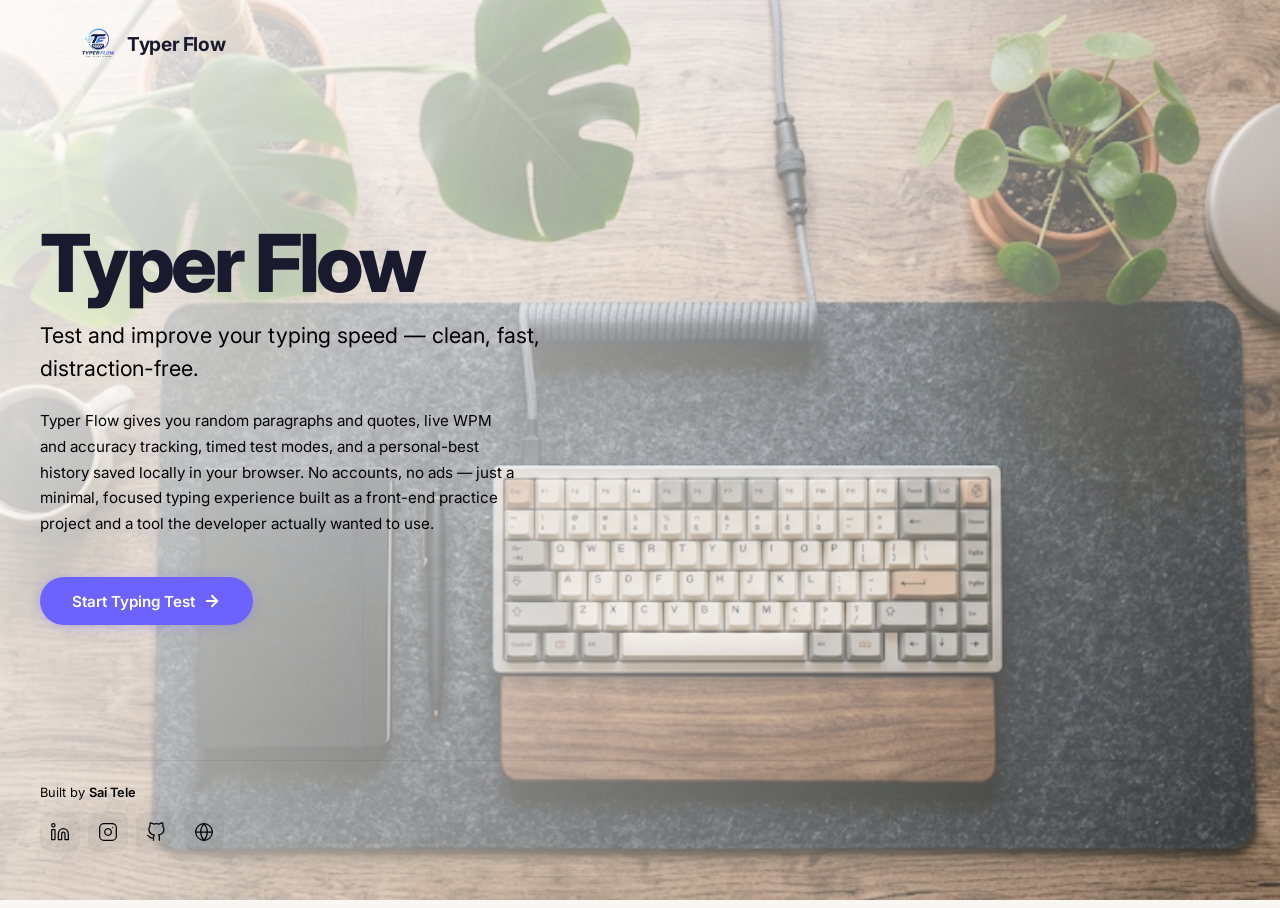
<file: index.html>
<!--
  Landing Page for TypeFlow
  ─────────────────────────
  TODO: To make this the site's homepage, rename this file to index.html
  and rename the current index.html to test.html. Update any internal
  links accordingly.
-->
<!DOCTYPE html>
<html lang="en">
<head>
  <!-- Google tag (gtag.js) -->
<script async src="https://www.googletagmanager.com/gtag/js?id=G-G1JTHXNPPL"></script>
<script>
  window.dataLayer = window.dataLayer || [];
  function gtag(){dataLayer.push(arguments);}
  gtag('js', new Date());

  gtag('config', 'G-G1JTHXNPPL');
</script>
  <meta charset="UTF-8">
  <meta name="viewport" content="width=device-width, initial-scale=1.0">
  <title>Typer Flow — Typing Speed Test</title>
  <link rel="preconnect" href="https://fonts.googleapis.com">
  <link rel="preconnect" href="https://fonts.gstatic.com" crossorigin>
  <link href="https://fonts.googleapis.com/css2?family=Inter:wght@300;400;500;600;700;800&display=swap" rel="stylesheet">
  <link rel="stylesheet" href="style.css">
  <link rel="stylesheet" href="landing.css">
</head>
<body>
  <header class="landing-header">
    <a href="index.html" class="logo" aria-label="Typer Flow Home">
      <svg class="logo-icon" width="28" height="28" viewBox="0 0 28 28" fill="none">
       <img src="logo.png" width="40" height="40" alt="Logo">
      </svg>
      <span class="logo-text">Typer Flow</span>
    </a>
  </header>

  <main class="landing-main">
    <section class="hero">
      <div class="hero-content">
        <h1 class="hero-heading animate-fade-up">Typer Flow</h1>
        <p class="hero-tagline animate-fade-up animate-delay-1">
          Test and improve your typing speed — clean, fast, distraction-free.
        </p>
        <p class="hero-description animate-fade-up animate-delay-2">
          Typer Flow gives you random paragraphs and quotes, live WPM and accuracy tracking, timed test modes, and a personal-best history saved locally in your browser. No accounts, no ads — just a minimal, focused typing experience built as a front-end practice project and a tool the developer actually wanted to use.
        </p>
        <a href="main.html" class="cta-button animate-fade-up animate-delay-3">
          Start Typing Test
          <svg width="18" height="18" viewBox="0 0 24 24" fill="none" stroke="currentColor" stroke-width="2.5" stroke-linecap="round" stroke-linejoin="round">
            <line x1="5" y1="12" x2="19" y2="12"/>
            <polyline points="12 5 19 12 12 19"/>
          </svg>
        </a>
      </div>
    </section>

    <footer class="landing-footer animate-fade-up animate-delay-4">
      <p class="footer-credit">Built by <strong>Sai Tele</strong></p>
      <div class="social-links">
        <!-- TODO: replace with your LinkedIn URL -->
        <a href="https://www.linkedin.com/in/sai-tele" class="social-link social-linkedin" target="_blank" rel="noopener noreferrer" aria-label="LinkedIn">
          <svg width="20" height="20" viewBox="0 0 24 24" fill="none" stroke="currentColor" stroke-width="1.5" stroke-linecap="round" stroke-linejoin="round">
            <path d="M16 8a6 6 0 0 1 6 6v7h-4v-7a2 2 0 0 0-2-2 2 2 0 0 0-2 2v7h-4v-7a6 6 0 0 1 6-6z"/>
            <rect x="2" y="9" width="4" height="12"/>
            <circle cx="4" cy="4" r="2"/>
          </svg>
          <span class="social-tooltip">LinkedIn</span>
        </a>
        <!-- TODO: replace with your Instagram URL -->
        <a href="https://www.instagram.com/sai.tele15/" class="social-link social-instagram" target="_blank" rel="noopener noreferrer" aria-label="Instagram">
          <svg width="20" height="20" viewBox="0 0 24 24" fill="none" stroke="currentColor" stroke-width="1.5" stroke-linecap="round" stroke-linejoin="round">
            <rect x="2" y="2" width="20" height="20" rx="5" ry="5"/>
            <path d="M16 11.37A4 4 0 1 1 12.63 8 4 4 0 0 1 16 11.37z"/>
            <line x1="17.5" y1="6.5" x2="17.51" y2="6.5"/>
          </svg>
          <span class="social-tooltip">Instagram</span>
        </a>
        <!-- TODO: replace with your GitHub URL -->
        <a href="https://github.com/saitele325" class="social-link social-github" target="_blank" rel="noopener noreferrer" aria-label="GitHub">
          <svg width="20" height="20" viewBox="0 0 24 24" fill="none" stroke="currentColor" stroke-width="1.5" stroke-linecap="round" stroke-linejoin="round">
            <path d="M9 19c-5 1.5-5-2.5-7-3m14 6v-3.87a3.37 3.37 0 0 0-.94-2.61c3.14-.35 6.44-1.54 6.44-7A5.44 5.44 0 0 0 20 4.77 5.07 5.07 0 0 0 19.91 1S18.73.65 16 2.48a13.38 13.38 0 0 0-7 0C6.27.65 5.09 1 5.09 1A5.07 5.07 0 0 0 5 4.77a5.44 5.44 0 0 0-1.5 3.78c0 5.42 3.3 6.61 6.44 7A3.37 3.37 0 0 0 9 18.13V22"/>
          </svg>
          <span class="social-tooltip">GitHub</span>
        </a>
        <!-- TODO: replace with your Portfolio URL -->
        <a href="https://saitele325.github.io/portfolio" class="social-link social-portfolio" target="_blank" rel="noopener noreferrer" aria-label="Portfolio">
          <svg width="20" height="20" viewBox="0 0 24 24" fill="none" stroke="currentColor" stroke-width="1.5" stroke-linecap="round" stroke-linejoin="round">
            <circle cx="12" cy="12" r="10"/>
            <line x1="2" y1="12" x2="22" y2="12"/>
            <path d="M12 2a15.3 15.3 0 0 1 4 10 15.3 15.3 0 0 1-4 10 15.3 15.3 0 0 1-4-10 15.3 15.3 0 0 1 4-10z"/>
          </svg>
          <span class="social-tooltip">Portfolio</span>
        </a>
      </div>
    </footer>
  </main>
</body>
</html>
</file>
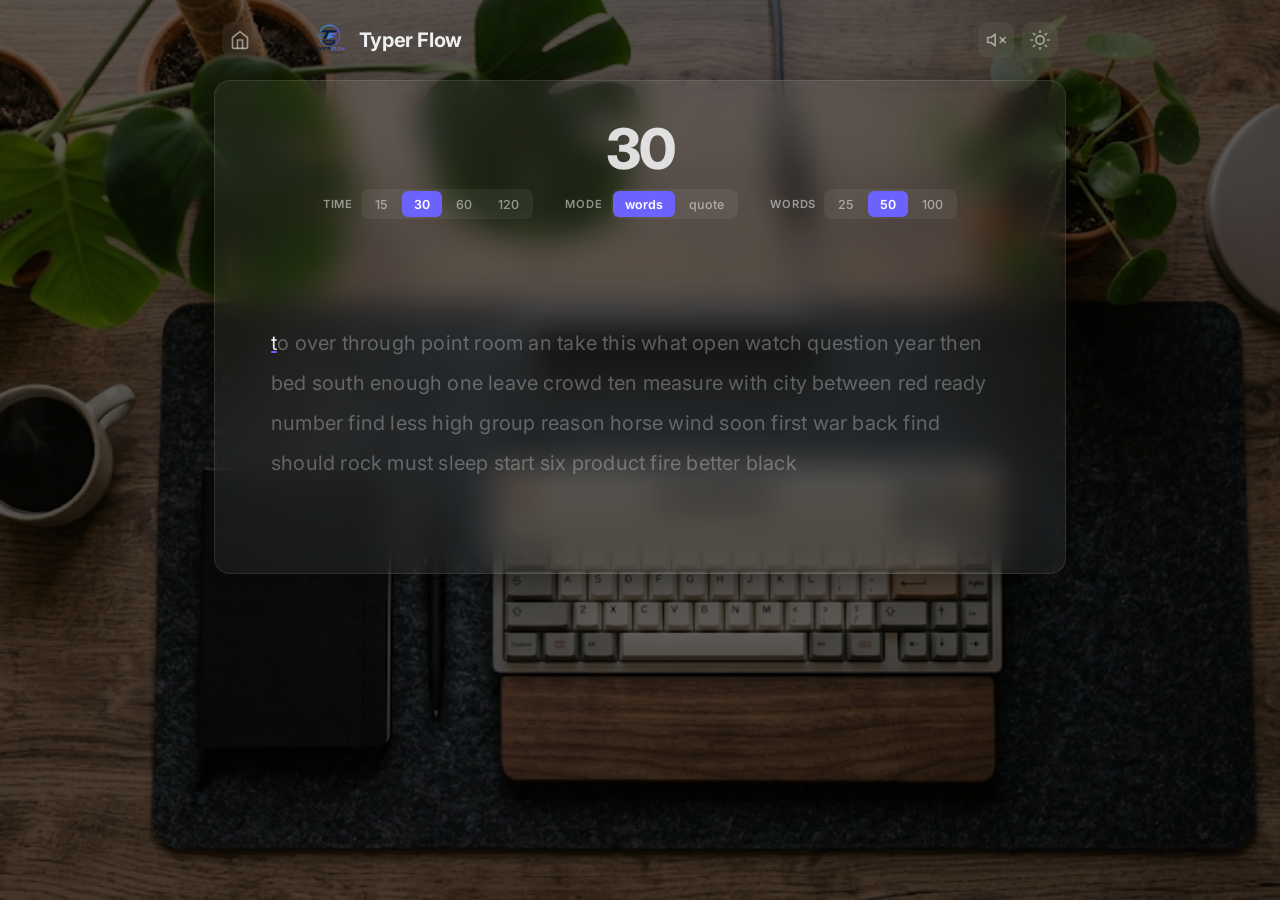
<file: main.html>
<!DOCTYPE html>
<html lang="en" data-theme="dark">
<head>
  <!-- Google tag (gtag.js) -->
<script async src="https://www.googletagmanager.com/gtag/js?id=G-G1JTHXNPPL"></script>
<script>
  window.dataLayer = window.dataLayer || [];
  function gtag(){dataLayer.push(arguments);}
  gtag('js', new Date());

  gtag('config', 'G-G1JTHXNPPL');
</script>
  <meta charset="UTF-8">
  <meta name="viewport" content="width=device-width, initial-scale=1.0">
  <title>Typer Flow — Typing Speed Test</title>
  <link rel="preconnect" href="https://fonts.googleapis.com">
  <link rel="preconnect" href="https://fonts.gstatic.com" crossorigin>
  <link href="https://fonts.googleapis.com/css2?family=Inter:wght@300;400;500;600;700;800&display=swap" rel="stylesheet">
  <link rel="stylesheet" href="style.css">
</head>
<body>
  <div class="bg-overlay"></div>

  <header class="header">
    <div class="logo">
      <a href="index.html" class="btn-icon" title="Back to home" aria-label="Back to home" style="margin-right: 0.25rem;">
        <svg width="20" height="20" viewBox="0 0 24 24" fill="none" stroke="currentColor" stroke-width="2" stroke-linecap="round" stroke-linejoin="round">
          <path d="M3 9l9-7 9 7v11a2 2 0 0 1-2 2H5a2 2 0 0 1-2-2z"/>
          <polyline points="9 22 9 12 15 12 15 22"/>
        </svg>
      </a>
      <svg class="logo-icon" width="28" height="28" viewBox="0 0 28 28" fill="none">
         <img src="logo.png" width="40" height="40" alt="Logo">
      </svg>
      <span class="logo-text">Typer Flow</span>
    </div>
    <div class="header-actions">
      <button class="btn-icon" id="soundToggle" title="Toggle sound" aria-label="Toggle sound">
        <svg width="20" height="20" viewBox="0 0 24 24" fill="none" stroke="currentColor" stroke-width="2" stroke-linecap="round" stroke-linejoin="round">
          <polygon points="11 5 6 9 2 9 2 15 6 15 11 19 11 5"/>
          <path class="sound-on" d="M19.07 4.93a10 10 0 0 1 0 14.14M15.54 8.46a5 5 0 0 1 0 7.07"/>
          <line class="sound-off" x1="23" y1="9" x2="17" y2="15" style="display:none"/>
          <line class="sound-off" x1="17" y1="9" x2="23" y2="15" style="display:none"/>
        </svg>
      </button>
      <button class="btn-icon" id="themeToggle" title="Toggle theme" aria-label="Toggle theme">
        <svg class="icon-sun" width="20" height="20" viewBox="0 0 24 24" fill="none" stroke="currentColor" stroke-width="2" stroke-linecap="round" stroke-linejoin="round">
          <circle cx="12" cy="12" r="5"/>
          <line x1="12" y1="1" x2="12" y2="3"/>
          <line x1="12" y1="21" x2="12" y2="23"/>
          <line x1="4.22" y1="4.22" x2="5.64" y2="5.64"/>
          <line x1="18.36" y1="18.36" x2="19.78" y2="19.78"/>
          <line x1="1" y1="12" x2="3" y2="12"/>
          <line x1="21" y1="12" x2="23" y2="12"/>
          <line x1="4.22" y1="19.78" x2="5.64" y2="18.36"/>
          <line x1="18.36" y1="5.64" x2="19.78" y2="4.22"/>
        </svg>
        <svg class="icon-moon" width="20" height="20" viewBox="0 0 24 24" fill="none" stroke="currentColor" stroke-width="2" stroke-linecap="round" stroke-linejoin="round" style="display:none">
          <path d="M21 12.79A9 9 0 1 1 11.21 3 7 7 0 0 0 21 12.79z"/>
        </svg>
      </button>
    </div>
  </header>

  <main class="main">
    <div class="glass-card" id="typingCard">
      <!-- Timer Display -->
      <div class="timer-display" id="timerDisplay">30</div>

      <!-- Config Bar -->
      <div class="config-bar" id="configBar">
        <div class="config-group">
          <span class="config-label">time</span>
          <div class="config-options" id="timeOptions">
            <button class="config-btn" data-time="15">15</button>
            <button class="config-btn active" data-time="30">30</button>
            <button class="config-btn" data-time="60">60</button>
            <button class="config-btn" data-time="120">120</button>
          </div>
        </div>
        <div class="config-group">
          <span class="config-label">mode</span>
          <div class="config-options" id="modeOptions">
            <button class="config-btn active" data-mode="words">words</button>
            <button class="config-btn" data-mode="quote">quote</button>
          </div>
        </div>
        <div class="config-group" id="wordCountGroup">
          <span class="config-label">words</span>
          <div class="config-options" id="wordCountOptions">
            <button class="config-btn" data-count="25">25</button>
            <button class="config-btn active" data-count="50">50</button>
            <button class="config-btn" data-count="100">100</button>
          </div>
        </div>
      </div>

      <!-- Live Stats -->
      <div class="live-stats" id="liveStats">
        <div class="live-stat">
          <span class="live-stat-value" id="liveWpm">0</span>
          <span class="live-stat-label">wpm</span>
        </div>
        <div class="live-stat">
          <span class="live-stat-value" id="liveAccuracy">100</span>
          <span class="live-stat-label">acc%</span>
        </div>
      </div>

      <!-- Typing Area -->
      <div class="typing-area" id="typingArea" tabindex="0">
        <div class="text-display" id="textDisplay"></div>
        <input type="text" class="hidden-input" id="hiddenInput" autocomplete="off" autocorrect="off" autocapitalize="off" spellcheck="false" aria-label="Type here">
      </div>

      <!-- Restart Hint -->
      <div class="restart-hint" id="restartHint">
        press <kbd>Tab</kbd> + <kbd>Enter</kbd> to restart
      </div>
    </div>

    <!-- Results Screen -->
    <div class="results-overlay" id="resultsOverlay" style="display:none">
      <div class="results-card glass-card">
        <h2 class="results-title">Results</h2>
        <div class="results-wpm">
          <span class="results-wpm-value" id="resultWpm">0</span>
          <span class="results-wpm-label">wpm</span>
        </div>
        <div class="results-accuracy">
          <span class="results-accuracy-value" id="resultAccuracy">0%</span>
          <span class="results-accuracy-label">accuracy</span>
        </div>
        <div class="results-details">
          <div class="result-detail">
            <span class="result-detail-value" id="resultRawWpm">0</span>
            <span class="result-detail-label">raw wpm</span>
          </div>
          <div class="result-detail">
            <span class="result-detail-value" id="resultCorrectChars">0</span>
            <span class="result-detail-label">correct</span>
          </div>
          <div class="result-detail">
            <span class="result-detail-value" id="resultIncorrectChars">0</span>
            <span class="result-detail-label">incorrect</span>
          </div>
          <div class="result-detail">
            <span class="result-detail-value" id="resultTime">0s</span>
            <span class="result-detail-label">time</span>
          </div>
        </div>
        <div class="results-chart-container">
          <canvas id="wpmChart" width="500" height="160"></canvas>
        </div>
        <div class="results-personal-best" id="personalBestSection">
          <div class="personal-best-badge" id="personalBestBadge" style="display:none">
            <svg width="16" height="16" viewBox="0 0 24 24" fill="currentColor"><path d="M12 2l3.09 6.26L22 9.27l-5 4.87 1.18 6.88L12 17.77l-6.18 3.25L7 14.14 2 9.27l6.91-1.01L12 2z"/></svg>
            New Personal Best!
          </div>
          <div class="results-history" id="resultsHistory">
            <h3>Recent Tests</h3>
            <div class="history-list" id="historyList"></div>
          </div>
        </div>
        <button class="btn-restart" id="restartBtn">Try Again</button>
      </div>
    </div>
  </main>

  <script src="textGenerator.js"></script>
  <script src="timer.js"></script>
  <script src="stats.js"></script>
  <script src="storage.js"></script>
  <script src="app.js"></script>
</body>
</html>
</file>
<file: style.css>
/* ============================================
   TypeFlow — CSS Custom Properties & Themes
   ============================================ */

:root {
  --font-family: 'Inter', -apple-system, BlinkMacSystemFont, 'Segoe UI', sans-serif;

  /* Accent colors */
  --accent: #6c63ff;
  --accent-glow: rgba(108, 99, 255, 0.4);
  --correct: #4ade80;
  --incorrect: #f87171;
  --incorrect-bg: rgba(248, 113, 113, 0.15);

  /* Spacing */
  --card-padding: 2.5rem;
  --card-radius: 16px;

  /* Transitions */
  --transition-fast: 0.15s ease;
  --transition-normal: 0.25s ease;
  --transition-slow: 0.4s ease;
}

/* Dark theme (default) */
[data-theme="dark"] {
  --bg-primary: #0a0a0f;
  --bg-card: rgba(255, 255, 255, 0.06);
  --bg-card-border: rgba(255, 255, 255, 0.1);
  --text-primary: #f0f0f0;
  --text-secondary: rgba(255, 255, 255, 0.5);
  --text-muted: rgba(255, 255, 255, 0.25);
  --text-correct: var(--correct);
  --text-incorrect: var(--incorrect);
  --text-untouched: rgba(255, 255, 255, 0.3);
  --caret-color: var(--accent);
  --kbd-bg: rgba(255, 255, 255, 0.1);
  --kbd-border: rgba(255, 255, 255, 0.2);
  --config-btn-bg: rgba(255, 255, 255, 0.06);
  --config-btn-hover: rgba(255, 255, 255, 0.12);
  --config-btn-active-bg: var(--accent);
  --config-btn-active-text: #fff;
  --overlay-bg: rgba(0, 0, 0, 0.6);
  --shadow-card: 0 8px 32px rgba(0, 0, 0, 0.4);
  --history-item-bg: rgba(255, 255, 255, 0.04);
  --history-item-border: rgba(255, 255, 255, 0.08);
}

/* Light theme */
[data-theme="light"] {
  --bg-primary: #f0f0f5;
  --bg-card: rgba(255, 255, 255, 0.65);
  --bg-card-border: rgba(255, 255, 255, 0.8);
  --text-primary: #1a1a2e;
  --text-secondary: rgba(26, 26, 46, 0.5);
  --text-muted: rgba(26, 26, 46, 0.25);
  --text-correct: #16a34a;
  --text-incorrect: #dc2626;
  --text-untouched: rgba(26, 26, 46, 0.3);
  --caret-color: var(--accent);
  --kbd-bg: rgba(0, 0, 0, 0.06);
  --kbd-border: rgba(0, 0, 0, 0.15);
  --config-btn-bg: rgba(0, 0, 0, 0.05);
  --config-btn-hover: rgba(0, 0, 0, 0.1);
  --config-btn-active-bg: var(--accent);
  --config-btn-active-text: #fff;
  --overlay-bg: rgba(255, 255, 255, 0.4);
  --shadow-card: 0 8px 32px rgba(0, 0, 0, 0.1);
  --history-item-bg: rgba(0, 0, 0, 0.03);
  --history-item-border: rgba(0, 0, 0, 0.08);
}

/* ============================================
   Reset & Base
   ============================================ */

*, *::before, *::after {
  margin: 0;
  padding: 0;
  box-sizing: border-box;
}

html {
  font-size: 16px;
  -webkit-font-smoothing: antialiased;
  -moz-osx-font-smoothing: grayscale;
}

body {
  font-family: var(--font-family);
  background: var(--bg-primary);
  color: var(--text-primary);
  min-height: 100vh;
  overflow-x: hidden;
  position: relative;
}

/* ============================================
   Background
   ============================================ */

body::before {
  content: '';
  position: fixed;
  inset: 0;
  background: url('desk-keyboard-bg.png') center center / cover no-repeat;
  z-index: 0;
  pointer-events: none;
}

.bg-overlay {
  position: fixed;
  inset: 0;
  background: var(--overlay-bg);
  z-index: 0;
  pointer-events: none;
}

/* ============================================
   Header
   ============================================ */

.header {
  position: relative;
  z-index: 10;
  display: flex;
  align-items: center;
  justify-content: space-between;
  padding: 1.25rem 2rem;
  max-width: 900px;
  margin: 0 auto;
}

.logo {
  display: flex;
  align-items: center;
  gap: 0.6rem;
  color: var(--text-primary);
}

.logo-icon {
  color: var(--accent);
}

.logo-text {
  font-size: 1.25rem;
  font-weight: 700;
  letter-spacing: -0.02em;
}

.header-actions {
  display: flex;
  gap: 0.5rem;
}

.btn-icon {
  display: flex;
  align-items: center;
  justify-content: center;
  width: 36px;
  height: 36px;
  border: none;
  border-radius: 10px;
  background: var(--config-btn-bg);
  color: var(--text-secondary);
  cursor: pointer;
  transition: all var(--transition-fast);
  backdrop-filter: blur(8px);
}

.btn-icon:hover {
  background: var(--config-btn-hover);
  color: var(--text-primary);
}

.btn-icon:focus-visible {
  outline: 2px solid var(--accent);
  outline-offset: 2px;
}

/* ============================================
   Main
   ============================================ */

.main {
  position: relative;
  z-index: 10;
  display: flex;
  flex-direction: column;
  align-items: center;
  padding: 0 1.5rem 3rem;
  max-width: 900px;
  margin: 0 auto;
}

/* ============================================
   Glass Card
   ============================================ */

.glass-card {
  width: 100%;
  background: var(--bg-card);
  border: 1px solid var(--bg-card-border);
  border-radius: var(--card-radius);
  padding: var(--card-padding);
  backdrop-filter: blur(16px);
  -webkit-backdrop-filter: blur(16px);
  box-shadow: var(--shadow-card);
}

/* ============================================
   Timer Display
   ============================================ */

.timer-display {
  text-align: center;
  font-size: 3.5rem;
  font-weight: 800;
  color: var(--text-primary);
  letter-spacing: -0.03em;
  line-height: 1;
  margin-bottom: 0.75rem;
  opacity: 0.9;
  transition: color var(--transition-fast);
  user-select: none;
}

.timer-display.warning {
  color: var(--accent);
}

.timer-display.danger {
  color: var(--incorrect);
}

/* ============================================
   Config Bar
   ============================================ */

.config-bar {
  display: flex;
  align-items: center;
  justify-content: center;
  gap: 2rem;
  margin-bottom: 1.5rem;
  flex-wrap: wrap;
}

.config-group {
  display: flex;
  align-items: center;
  gap: 0.5rem;
}

.config-label {
  font-size: 0.7rem;
  font-weight: 600;
  text-transform: uppercase;
  letter-spacing: 0.08em;
  color: var(--text-secondary);
}

.config-options {
  display: flex;
  gap: 2px;
  background: var(--config-btn-bg);
  border-radius: 8px;
  padding: 2px;
}

.config-btn {
  border: none;
  background: transparent;
  color: var(--text-secondary);
  font-family: var(--font-family);
  font-size: 0.78rem;
  font-weight: 500;
  padding: 0.35rem 0.75rem;
  border-radius: 6px;
  cursor: pointer;
  transition: all var(--transition-fast);
  white-space: nowrap;
}

.config-btn:hover {
  color: var(--text-primary);
  background: var(--config-btn-hover);
}

.config-btn:focus-visible {
  outline: 2px solid var(--accent);
  outline-offset: 1px;
}

.config-btn.active {
  background: var(--config-btn-active-bg);
  color: var(--config-btn-active-text);
  font-weight: 600;
}

/* ============================================
   Live Stats
   ============================================ */

.live-stats {
  display: flex;
  justify-content: center;
  gap: 2.5rem;
  margin-bottom: 1.25rem;
  opacity: 0;
  transition: opacity var(--transition-normal);
  pointer-events: none;
}

.live-stats.visible {
  opacity: 1;
}

.live-stat {
  display: flex;
  flex-direction: column;
  align-items: center;
  gap: 0.1rem;
}

.live-stat-value {
  font-size: 1.5rem;
  font-weight: 700;
  color: var(--accent);
  letter-spacing: -0.02em;
}

.live-stat-label {
  font-size: 0.65rem;
  font-weight: 600;
  text-transform: uppercase;
  letter-spacing: 0.08em;
  color: var(--text-secondary);
}

/* ============================================
   Typing Area
   ============================================ */

.typing-area {
  position: relative;
  cursor: text;
  min-height: 120px;
  padding: 1rem;
  border-radius: 12px;
  transition: background var(--transition-fast);
}

.typing-area:hover,
.typing-area:focus {
  background: rgba(255, 255, 255, 0.02);
}

[data-theme="light"] .typing-area:hover,
[data-theme="light"] .typing-area:focus {
  background: rgba(0, 0, 0, 0.02);
}

.text-display {
  font-size: 1.25rem;
  line-height: 2;
  letter-spacing: 0.01em;
  word-wrap: break-word;
  user-select: none;
}

.text-display .char {
  position: relative;
  color: var(--text-untouched);
  transition: color var(--transition-fast);
}

.text-display .char.correct {
  color: var(--text-correct);
}

.text-display .char.incorrect {
  color: var(--text-incorrect);
  background: var(--incorrect-bg);
  border-radius: 2px;
}

.text-display .char.current {
  color: var(--text-primary);
}

.text-display .char.current::after {
  content: '';
  position: absolute;
  left: 0;
  bottom: 2px;
  width: 100%;
  height: 2px;
  background: var(--caret-color);
  border-radius: 1px;
  animation: caret-blink 1s step-end infinite;
}

.text-display .space.incorrect {
  background: var(--incorrect-bg);
  border-radius: 2px;
}

.hidden-input {
  position: absolute;
  top: 0;
  left: 0;
  width: 100%;
  height: 100%;
  opacity: 0;
  border: none;
  outline: none;
  font-size: 16px; /* prevents iOS auto-zoom on focus */
  /* remove pointer-events: none so it can even be tapped directly */
}


@keyframes caret-blink {
  0%, 100% { opacity: 1; }
  50% { opacity: 0; }
}

/* ============================================
   Restart Hint
   ============================================ */

.restart-hint {
  text-align: center;
  margin-top: 1rem;
  font-size: 0.75rem;
  color: var(--text-muted);
  opacity: 0;
  transition: opacity var(--transition-normal);
}

.restart-hint.visible {
  opacity: 1;
}

kbd {
  display: inline-block;
  background: var(--kbd-bg);
  border: 1px solid var(--kbd-border);
  border-radius: 4px;
  padding: 0.1em 0.4em;
  font-family: var(--font-family);
  font-size: 0.7rem;
  font-weight: 500;
}

/* ============================================
   Results Overlay
   ============================================ */

.results-overlay {
  position: fixed;
  inset: 0;
  z-index: 100;
  display: flex;
  align-items: center;
  justify-content: center;
  background: rgba(0, 0, 0, 0.6);
  backdrop-filter: blur(8px);
  -webkit-backdrop-filter: blur(8px);
  padding: 1.5rem;
  animation: fadeIn 0.3s ease;
}

[data-theme="light"] .results-overlay {
  background: rgba(255, 255, 255, 0.6);
}

@keyframes fadeIn {
  from { opacity: 0; }
  to { opacity: 1; }
}

.results-card {
  max-width: 520px;
  width: 100%;
  max-height: 90vh;
  overflow-y: auto;
  animation: slideUp 0.35s ease;
}

@keyframes slideUp {
  from { opacity: 0; transform: translateY(20px); }
  to { opacity: 1; transform: translateY(0); }
}

.results-title {
  text-align: center;
  font-size: 0.85rem;
  font-weight: 600;
  text-transform: uppercase;
  letter-spacing: 0.1em;
  color: var(--text-secondary);
  margin-bottom: 1.5rem;
}

.results-wpm {
  text-align: center;
  margin-bottom: 0.5rem;
}

.results-wpm-value {
  font-size: 5rem;
  font-weight: 800;
  letter-spacing: -0.04em;
  line-height: 1;
  color: var(--accent);
}

.results-wpm-label {
  display: block;
  font-size: 0.8rem;
  font-weight: 600;
  text-transform: uppercase;
  letter-spacing: 0.1em;
  color: var(--text-secondary);
  margin-top: 0.25rem;
}

.results-accuracy {
  text-align: center;
  margin-bottom: 1.5rem;
}

.results-accuracy-value {
  font-size: 1.75rem;
  font-weight: 700;
  color: var(--text-primary);
}

.results-accuracy-label {
  font-size: 0.7rem;
  font-weight: 600;
  text-transform: uppercase;
  letter-spacing: 0.1em;
  color: var(--text-secondary);
  margin-left: 0.4rem;
}

.results-details {
  display: grid;
  grid-template-columns: repeat(4, 1fr);
  gap: 0.75rem;
  margin-bottom: 1.5rem;
}

.result-detail {
  text-align: center;
}

.result-detail-value {
  display: block;
  font-size: 1.25rem;
  font-weight: 700;
  color: var(--text-primary);
}

.result-detail-label {
  font-size: 0.6rem;
  font-weight: 600;
  text-transform: uppercase;
  letter-spacing: 0.08em;
  color: var(--text-secondary);
}

/* ============================================
   WPM Chart
   ============================================ */

.results-chart-container {
  margin-bottom: 1.5rem;
  background: var(--history-item-bg);
  border-radius: 10px;
  padding: 1rem;
}

#wpmChart {
  width: 100%;
  height: auto;
  display: block;
}

/* ============================================
   Personal Best & History
   ============================================ */

.personal-best-badge {
  display: flex;
  align-items: center;
  justify-content: center;
  gap: 0.4rem;
  padding: 0.5rem 1rem;
  background: rgba(108, 99, 255, 0.15);
  border: 1px solid rgba(108, 99, 255, 0.3);
  border-radius: 8px;
  color: var(--accent);
  font-size: 0.8rem;
  font-weight: 600;
  margin-bottom: 1.25rem;
  animation: fadeIn 0.5s ease;
}

.results-history h3 {
  font-size: 0.7rem;
  font-weight: 600;
  text-transform: uppercase;
  letter-spacing: 0.1em;
  color: var(--text-secondary);
  margin-bottom: 0.75rem;
}

.history-list {
  display: flex;
  flex-direction: column;
  gap: 0.4rem;
  max-height: 120px;
  overflow-y: auto;
  margin-bottom: 1.5rem;
}

.history-item {
  display: flex;
  justify-content: space-between;
  align-items: center;
  padding: 0.5rem 0.75rem;
  background: var(--history-item-bg);
  border: 1px solid var(--history-item-border);
  border-radius: 8px;
  font-size: 0.8rem;
}

.history-item-wpm {
  font-weight: 700;
  color: var(--accent);
}

.history-item-accuracy {
  color: var(--text-secondary);
}

.history-item-date {
  color: var(--text-muted);
  font-size: 0.7rem;
}

/* ============================================
   Restart Button
   ============================================ */

.btn-restart {
  display: block;
  width: 100%;
  padding: 0.85rem;
  border: none;
  border-radius: 10px;
  background: var(--accent);
  color: #fff;
  font-family: var(--font-family);
  font-size: 0.9rem;
  font-weight: 600;
  cursor: pointer;
  transition: all var(--transition-fast);
}

.btn-restart:hover {
  filter: brightness(1.1);
  transform: translateY(-1px);
}

.btn-restart:focus-visible {
  outline: 2px solid var(--accent);
  outline-offset: 3px;
}

/* ============================================
   Scrollbar
   ============================================ */

::-webkit-scrollbar {
  width: 6px;
}

::-webkit-scrollbar-track {
  background: transparent;
}

::-webkit-scrollbar-thumb {
  background: var(--text-muted);
  border-radius: 3px;
}

/* ============================================
   Responsive
   ============================================ */

@media (max-width: 768px) {
  .header {
    padding: 1rem 1.25rem;
  }

  .main {
    padding: 0 1rem 2rem;
  }

  .glass-card {
    padding: 1.5rem;
    border-radius: 12px;
  }

  .timer-display {
    font-size: 2.5rem;
  }

  .config-bar {
    gap: 1rem;
  }

  .config-label {
    display: none;
  }

  .text-display {
    font-size: 1.05rem;
    line-height: 1.9;
  }

  .results-wpm-value {
    font-size: 3.5rem;
  }

  .results-details {
    grid-template-columns: repeat(2, 1fr);
    gap: 0.5rem;
  }
}

@media (max-width: 480px) {
  .header {
    padding: 0.75rem 1rem;
  }

  .logo-text {
    font-size: 1.1rem;
  }

  .glass-card {
    padding: 1.25rem;
  }

  .timer-display {
    font-size: 2rem;
  }

  .config-bar {
    gap: 0.75rem;
    margin-bottom: 1rem;
  }

  .config-btn {
    font-size: 0.72rem;
    padding: 0.3rem 0.6rem;
  }

  .text-display {
    font-size: 0.95rem;
    line-height: 1.8;
  }

  .typing-area {
    min-height: 100px;
    padding: 0.75rem;
  }

  .live-stat-value {
    font-size: 1.2rem;
  }

  .results-card {
    padding: 1.5rem;
  }

  .results-wpm-value {
    font-size: 3rem;
  }

  .results-details {
    grid-template-columns: repeat(2, 1fr);
  }
}
</file>
<file: landing.css>
/* ============================================
   Landing Page — TypeFlow
   ============================================
   This file is scoped to landing.html only.
   It imports base variables from style.css
   and adds landing-specific overrides.
   ============================================ */

/* ── Landing-Specific Custom Properties ──── */

:root {
  --landing-bg: #f8f7f4;
  --landing-text: #1a1a2e;
  --landing-text-secondary: #000000;
  --landing-text-muted: #040407;
  --landing-overlay-start: rgba(255, 255, 255, 0.92);
  --landing-overlay-mid: rgba(255, 255, 255, 0.55);
  --landing-overlay-end: rgba(255, 255, 255, 0.15);
  --landing-card-bg: rgba(255, 255, 255, 0.8);
  --landing-shadow: 0 4px 24px rgba(0, 0, 0, 0.08);
  --landing-radius: 12px;
}

/* ── Base Reset (landing page scope) ─────── */

.landing-main,
.landing-header,
.landing-footer {
  font-family: 'Inter', -apple-system, BlinkMacSystemFont, 'Segoe UI', sans-serif;
}

body {
  margin: 0;
  padding: 0;
  background: var(--landing-bg);
  color: var(--landing-text);
  min-height: 100vh;
  overflow-x: hidden;
  position: relative;
}

/* ── Background Image ────────────────────── */

body::before {
  content: '';
  position: fixed;
  inset: 0;
  background: url('desk-keyboard-bg.png') center center / cover no-repeat;
  z-index: 0;
}

body::after {
  content: '';
  position: fixed;
  inset: 0;
  background: linear-gradient(
    120deg,
    var(--landing-overlay-start) 0%,
    var(--landing-overlay-mid) 45%,
    var(--landing-overlay-end) 100%
  );
  z-index: 1;
}

/* ── Header / Logo ───────────────────────── */

.landing-header {
  position: relative;
  z-index: 2;
  padding: 1.5rem 2.5rem;
}

.logo {
  display: inline-flex;
  align-items: center;
  gap: 0.6rem;
  text-decoration: none;
  color: var(--landing-text);
  transition: opacity 0.2s ease;
}

.logo:hover {
  opacity: 0.7;
}

.logo-icon {
  color: var(--accent, #6c63ff);
}

.logo-text {
  font-size: 1.2rem;
  font-weight: 700;
  letter-spacing: -0.02em;
}

/* ── Main Layout ─────────────────────────── */

.landing-main {
  position: relative;
  z-index: 10;
  display: flex;
  flex-direction: column;
  min-height: calc(100vh - 80px);
  padding: 0 2.5rem 2rem;
}

/* ── Hero Section ────────────────────────── */

.hero {
  flex: 1;
  display: flex;
  align-items: center;
  max-width: 560px;
}

.hero-content {
  padding: 2rem 0;
}

.hero-heading {
  font-size: clamp(3rem, 8vw, 5rem);
  font-weight: 800;
  letter-spacing: -0.04em;
  line-height: 1;
  color: var(--landing-text);
  margin-bottom: 1rem;
}

.hero-tagline {
  font-size: clamp(1.1rem, 2.5vw, 1.35rem);
  font-weight: 400;
  color: var(--landing-text-secondary);
  line-height: 1.5;
  margin-bottom: 1.5rem;
}

.hero-description {
  font-size: 0.95rem;
  font-weight: 400;
  color: var(--landing-text-muted);
  line-height: 1.7;
  margin-bottom: 2.5rem;
  max-width: 480px;
}

/* ── CTA Button ──────────────────────────── */

.cta-button {
  display: inline-flex;
  align-items: center;
  gap: 0.5rem;
  padding: 0.9rem 2rem;
  background: var(--accent, #6c63ff);
  color: #fff;
  border: none;
  border-radius: 50px;
  font-family: 'Inter', sans-serif;
  font-size: 0.95rem;
  font-weight: 600;
  text-decoration: none;
  cursor: pointer;
  transition: all 0.25s ease;
  box-shadow: 0 2px 12px rgba(108, 99, 255, 0.3);
}

.cta-button:hover {
  transform: translateY(-2px);
  box-shadow: 0 6px 24px rgba(108, 99, 255, 0.4);
  filter: brightness(1.08);
}

.cta-button:active {
  transform: translateY(0);
}

.cta-button:focus-visible {
  outline: 2px solid var(--accent, #6c63ff);
  outline-offset: 3px;
}

.cta-button svg {
  transition: transform 0.2s ease;
}

.cta-button:hover svg {
  transform: translateX(3px);
}

/* ── Footer / Credits ────────────────────── */

.landing-footer {
  padding: 1.5rem 0;
  border-top: 1px solid rgba(0, 0, 0, 0.06);
}

.footer-credit {
  font-size: 0.8rem;
  color: var(--landing-text-muted);
  margin-bottom: 0.75rem;
}

.footer-credit strong {
  color: var(--landing-text-secondary);
  font-weight: 600;
}

.social-links {
  display: flex;
  gap: 0.5rem;
}

.social-link {
  position: relative;
  display: flex;
  align-items: center;
  justify-content: center;
  width: 40px;
  height: 40px;
  border-radius: 10px;
  background: rgba(0, 0, 0, 0.04);
  color: var(--landing-text-muted);
  text-decoration: none;
  transition: all 0.15s ease;
}

.social-link:hover {
  transform: scale(1.1);
  color: #fff;
}

/* Platform-specific brand colors on hover */
.social-linkedin:hover {
  background: #0A66C2;
}

.social-instagram:hover {
  background: linear-gradient(45deg, #f09433, #e6683c, #dc2743, #cc2366, #bc1888);
}

.social-github:hover {
  background: #181717;
  color: #fff;
}

.social-portfolio:hover {
  background: var(--accent, #6c63ff);
}

.social-link:focus-visible {
  outline: 2px solid var(--accent, #6c63ff);
  outline-offset: 2px;
}

/* Tooltip */
.social-tooltip {
  position: absolute;
  bottom: calc(100% + 8px);
  left: 50%;
  transform: translateX(-50%) translateY(4px);
  background: var(--landing-text);
  color: #fff;
  font-size: 0.65rem;
  font-weight: 500;
  padding: 0.3rem 0.6rem;
  border-radius: 6px;
  white-space: nowrap;
  opacity: 0;
  pointer-events: none;
  transition: all 0.2s ease;
}

.social-tooltip::after {
  content: '';
  position: absolute;
  top: 100%;
  left: 50%;
  transform: translateX(-50%);
  border: 4px solid transparent;
  border-top-color: var(--landing-text);
}

.social-link:hover .social-tooltip {
  opacity: 1;
  transform: translateX(-50%) translateY(0);
}

/* ── Entrance Animations ─────────────────── */

@keyframes fadeUp {
  from {
    opacity: 0;
    transform: translateY(24px);
  }
  to {
    opacity: 1;
    transform: translateY(0);
  }
}

.animate-fade-up {
  animation: fadeUp 0.7s cubic-bezier(0.22, 1, 0.36, 1) forwards;
  opacity: 0;
}

.animate-delay-1 {
  animation-delay: 0.15s;
}

.animate-delay-2 {
  animation-delay: 0.3s;
}

.animate-delay-3 {
  animation-delay: 0.45s;
}

.animate-delay-4 {
  animation-delay: 0.6s;
}

/* ── Responsive: Tablet ──────────────────── */

@media (max-width: 900px) {
  .landing-main {
    padding: 0 2rem 2rem;
  }

  .hero {
    max-width: 480px;
  }

  .hero-heading {
    font-size: clamp(2.5rem, 7vw, 4rem);
  }
}

/* ── Responsive: Mobile ──────────────────── */

@media (max-width: 640px) {
  body::before {
    background-size: cover;
    background-position: center top;
  }

  body::after {
    background: linear-gradient(
      180deg,
      rgba(255, 255, 255, 0.88) 0%,
      rgba(255, 255, 255, 0.75) 40%,
      rgba(248, 247, 244, 0.95) 100%
    );
  }

  .landing-header {
    padding: 1.25rem 1.5rem;
  }

  .landing-main {
    padding: 0 1.5rem 1.5rem;
    min-height: auto;
  }

  .hero {
    max-width: 100%;
  }

  .hero-content {
    text-align: center;
    padding: 1rem 0 2rem;
  }

  .hero-heading {
    font-size: 2.5rem;
  }

  .hero-tagline {
    font-size: 1.05rem;
  }

  .hero-description {
    max-width: 100%;
    font-size: 0.9rem;
  }

  .cta-button {
    width: 100%;
    justify-content: center;
    padding: 1rem 2rem;
    font-size: 1rem;
  }

  .landing-footer {
    text-align: center;
    border-top: none;
    padding-top: 1rem;
  }

  .social-links {
    justify-content: center;
  }
}

/* ── Prefers Reduced Motion ──────────────── */

@media (prefers-reduced-motion: reduce) {
  .animate-fade-up {
    animation: none;
    opacity: 1;
  }
}
</file>
